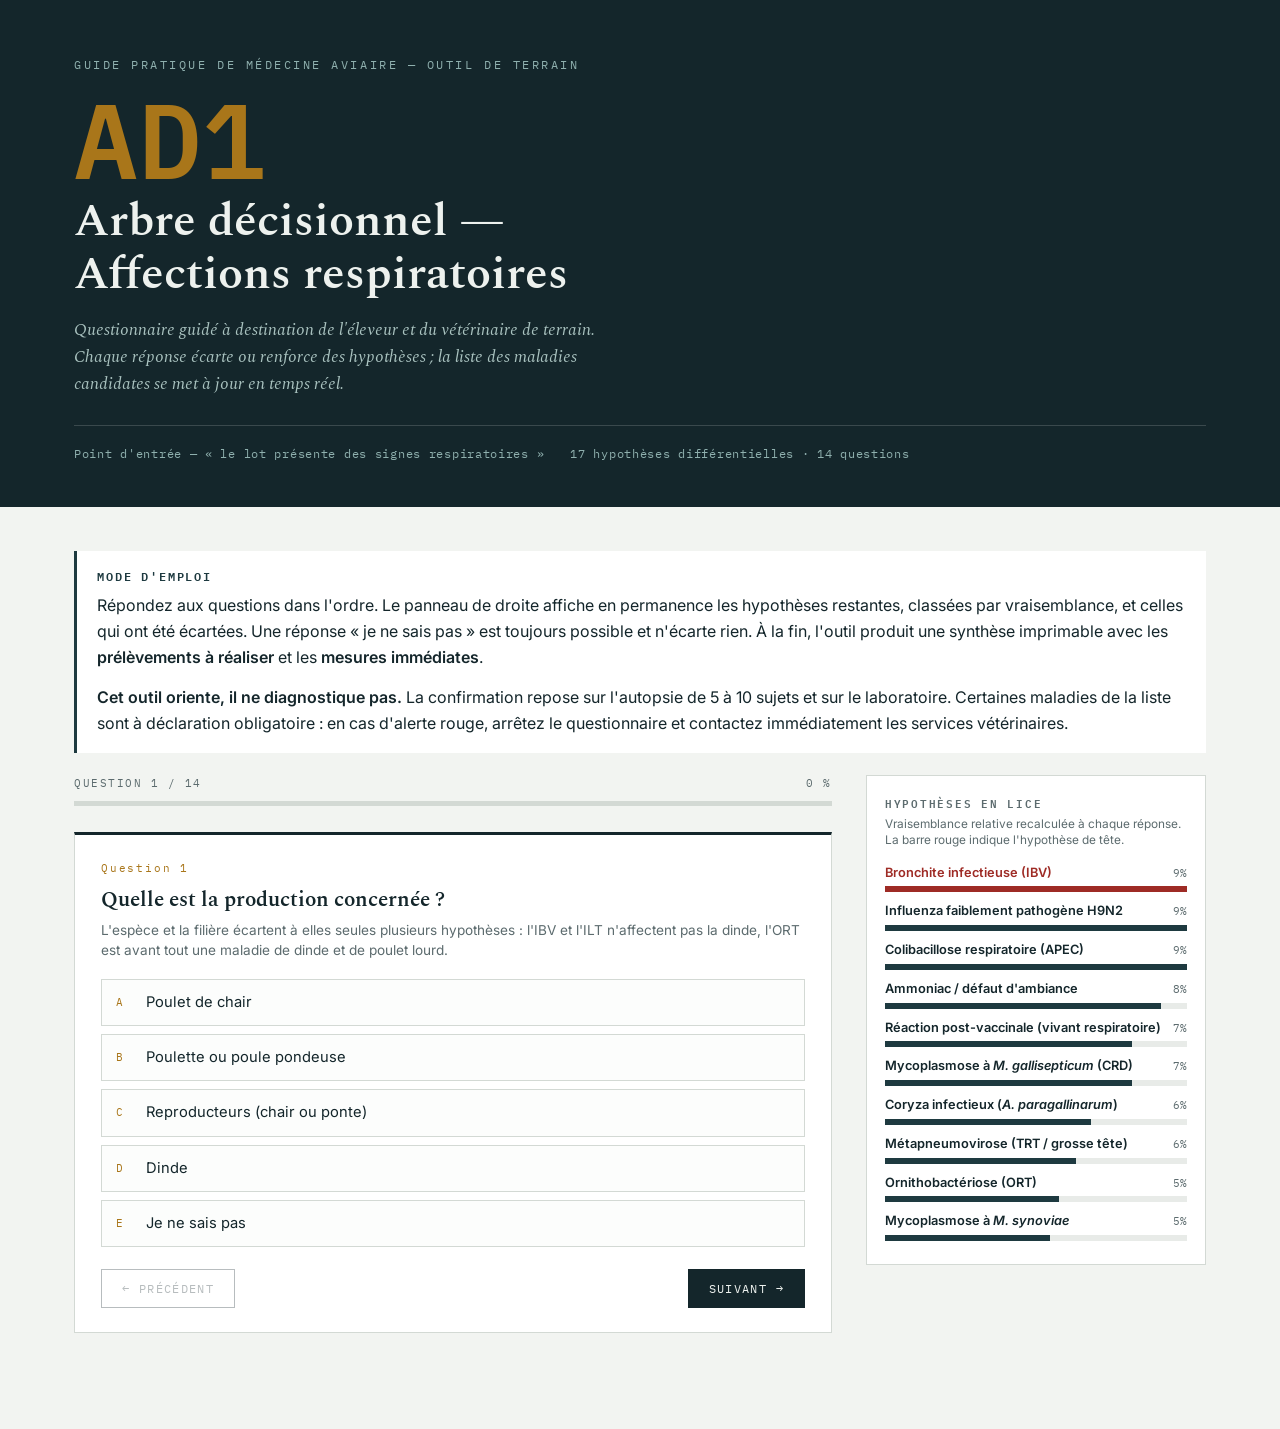
<file: index.html>
<!DOCTYPE html>
<html lang="fr">
<head>
<meta charset="utf-8">
<meta name="viewport" content="width=device-width, initial-scale=1">
<title>Arbre décisionnel — Diagnostic différentiel des affections respiratoires aviaires</title>
<link rel="preconnect" href="https://fonts.googleapis.com">
<link rel="preconnect" href="https://fonts.gstatic.com" crossorigin>
<link href="https://fonts.googleapis.com/css2?family=Spectral:ital,wght@0,400;0,600;0,700;1,400&family=Inter:wght@300;400;500;600;700&family=IBM+Plex+Mono:wght@400;500;600&display=swap" rel="stylesheet">
<style>

:root{
  --ardoise:#14262B;
  --ardoise-2:#1E3A40;
  --papier:#F2F4F1;
  --carte:#FFFFFF;
  --sang:#9E2B25;
  --ambre:#A9761A;
  --gris:#5C6B6E;
  --trait:#D3D9D4;
  --serif:'Spectral',Georgia,serif;
  --sans:'Inter',system-ui,-apple-system,'Segoe UI',sans-serif;
  --mono:'IBM Plex Mono',ui-monospace,Menlo,monospace;
}
*{box-sizing:border-box}
html{scroll-behavior:smooth}
body{
  margin:0;background:var(--papier);color:var(--ardoise);
  font-family:var(--sans);font-size:16px;line-height:1.62;
  -webkit-font-smoothing:antialiased;
}
.wrap{max-width:1180px;margin:0 auto;padding:0 24px 96px;}

/* ---------- Bandeau de titre ---------- */
.bandeau{background:var(--ardoise);color:#EDF1EE;padding:56px 0 44px;margin-bottom:44px;}
.bandeau .wrap{padding-bottom:0}
.eyebrow{font-family:var(--mono);font-size:.72rem;letter-spacing:.22em;text-transform:uppercase;color:#8FB0AE;margin:0 0 18px}
.num-chapitre{font-family:var(--mono);font-size:clamp(3.4rem,11vw,6.6rem);line-height:.86;font-weight:600;color:var(--ambre);margin:0}
h1{font-family:var(--serif);font-weight:600;font-size:clamp(1.7rem,4.4vw,2.9rem);line-height:1.14;margin:.25em 0 .35em;max-width:22ch}
.sous-titre{font-family:var(--serif);font-style:italic;font-size:1.05rem;color:#A9C2BF;margin:0;max-width:62ch}
.meta{margin-top:26px;padding-top:18px;border-top:1px solid rgba(255,255,255,.16);font-family:var(--mono);font-size:.74rem;letter-spacing:.06em;color:#8FB0AE;display:flex;gap:26px;flex-wrap:wrap}

/* ---------- Mise en page ---------- */
.grille{display:grid;grid-template-columns:210px minmax(0,1fr);gap:52px;align-items:start}
@media(max-width:900px){.grille{grid-template-columns:1fr;gap:24px}}

nav.sommaire{position:sticky;top:22px;font-size:.83rem;border-left:2px solid var(--trait);padding-left:16px}
nav.sommaire p{font-family:var(--mono);font-size:.68rem;letter-spacing:.18em;text-transform:uppercase;color:var(--gris);margin:0 0 12px}
nav.sommaire a{display:block;color:var(--ardoise);text-decoration:none;padding:5px 0;border-bottom:1px solid transparent;line-height:1.35}
nav.sommaire a span{font-family:var(--mono);color:var(--ambre);margin-right:8px;font-size:.78em}
nav.sommaire a:hover{color:var(--sang)}
@media(max-width:900px){nav.sommaire{position:static;border-left:none;border-top:2px solid var(--trait);padding:16px 0 0}}

section{margin-bottom:64px;scroll-margin-top:20px}
h2{font-family:var(--serif);font-size:1.72rem;font-weight:600;line-height:1.2;margin:0 0 6px;padding-bottom:12px;border-bottom:2px solid var(--ardoise)}
h2 .rep{font-family:var(--mono);font-size:.82rem;font-weight:500;color:var(--ambre);display:block;letter-spacing:.14em;margin-bottom:8px}
h3{font-family:var(--sans);font-size:1.05rem;font-weight:600;letter-spacing:-.01em;margin:32px 0 8px;color:var(--ardoise-2)}
h4{font-family:var(--mono);font-size:.76rem;letter-spacing:.14em;text-transform:uppercase;color:var(--gris);margin:22px 0 6px;font-weight:600}
p{margin:0 0 14px}
ul,ol{margin:0 0 16px;padding-left:20px}
li{margin-bottom:6px}
strong{font-weight:600}
em{font-style:italic}
.lat{font-style:italic}
a{color:var(--sang)}

/* ---------- Signature : constantes ---------- */
.val{font-family:var(--mono);font-size:.94em;font-weight:500;color:var(--ardoise);background:linear-gradient(to top,rgba(169,118,26,.28) 0 .28em,transparent .28em);padding:0 1px;white-space:nowrap}

.constantes{background:var(--carte);border:1px solid var(--trait);border-top:3px solid var(--ambre);padding:18px 20px 8px;margin:24px 0;display:grid;grid-template-columns:repeat(auto-fit,minmax(160px,1fr));gap:14px 22px}
.constantes .c-titre{grid-column:1/-1;font-family:var(--mono);font-size:.7rem;letter-spacing:.16em;text-transform:uppercase;color:var(--gris);margin-bottom:2px}
.constantes dl{margin:0}
.constantes dt{font-size:.78rem;color:var(--gris);line-height:1.3}
.constantes dd{margin:2px 0 12px;font-family:var(--mono);font-size:1.02rem;font-weight:500;color:var(--ardoise)}

/* ---------- Encadrés ---------- */
.encart{border-left:3px solid var(--ardoise-2);background:var(--carte);padding:16px 20px;margin:22px 0}
.encart.clinique{border-left-color:var(--sang)}
.encart.clinique .e-titre{color:var(--sang)}
.e-titre{font-family:var(--mono);font-size:.72rem;letter-spacing:.16em;text-transform:uppercase;color:var(--ardoise-2);margin:0 0 8px;font-weight:600}
.encart p:last-child,.encart ul:last-child{margin-bottom:0}

/* ---------- Tableaux ---------- */
.tab-wrap{overflow-x:auto;margin:22px 0;border:1px solid var(--trait);background:var(--carte)}
table{border-collapse:collapse;width:100%;font-size:.86rem;min-width:520px}
caption{caption-side:top;text-align:left;font-family:var(--mono);font-size:.7rem;letter-spacing:.14em;text-transform:uppercase;color:var(--gris);padding:12px 14px 10px;border-bottom:1px solid var(--trait);background:#FAFBFA}
th{background:var(--ardoise);color:#EDF1EE;font-weight:500;text-align:left;padding:9px 12px;font-size:.78rem;letter-spacing:.02em;vertical-align:bottom}
td{padding:9px 12px;border-bottom:1px solid var(--trait);vertical-align:top}
tbody tr:nth-child(even){background:#F8F9F8}
td.n{font-family:var(--mono);font-size:.86rem;white-space:nowrap}
th.sub,td.sub{background:var(--ardoise-2);color:#EDF1EE;font-family:var(--mono);font-size:.72rem;letter-spacing:.12em;text-transform:uppercase}

/* ---------- Références ---------- */
.refs{border-top:2px solid var(--ardoise);padding-top:20px;margin-top:34px}
.refs h3{margin-top:0;font-family:var(--serif);font-size:1.15rem}
.refs ol{list-style:none;padding-left:0;counter-reset:r;font-size:.84rem;line-height:1.5}
.refs li{counter-increment:r;padding-left:38px;position:relative;margin-bottom:10px;color:#31464A}
.refs li::before{content:counter(r,decimal-leading-zero);position:absolute;left:0;top:1px;font-family:var(--mono);font-size:.74rem;color:var(--ambre)}
.pied{margin-top:60px;padding-top:18px;border-top:1px solid var(--trait);font-family:var(--mono);font-size:.72rem;color:var(--gris);display:flex;justify-content:space-between;flex-wrap:wrap;gap:12px}

@media print{
  body{background:#fff;font-size:10.5pt}
  .bandeau{background:#fff;color:#000;border-bottom:3px solid #000;padding:0 0 18px}
  .num-chapitre{color:#000;font-size:2.4rem}
  .sous-titre,.meta,.eyebrow{color:#333}
  nav.sommaire{display:none}
  .grille{grid-template-columns:1fr}
  section{page-break-inside:auto}
  h2{page-break-after:avoid}
  table{page-break-inside:auto}
  tr{page-break-inside:avoid}
}

/* ===== Outil décisionnel ===== */
.appgrille{display:grid;grid-template-columns:minmax(0,1fr) 340px;gap:34px;align-items:start}
@media(max-width:940px){.appgrille{grid-template-columns:1fr}}

.progbar{height:5px;background:var(--trait);margin:0 0 26px;position:relative;overflow:hidden}
.progbar i{display:block;height:100%;background:var(--ambre);width:0;transition:width .3s}
.progtxt{font-family:var(--mono);font-size:.68rem;letter-spacing:.14em;text-transform:uppercase;color:var(--gris);margin:0 0 8px;display:flex;justify-content:space-between}

.qcard{background:var(--carte);border:1px solid var(--trait);border-top:3px solid var(--ardoise);padding:24px 26px}
.qnum{font-family:var(--mono);font-size:.7rem;letter-spacing:.16em;color:var(--ambre);margin:0 0 10px}
.qtxt{font-family:var(--serif);font-size:1.32rem;font-weight:600;line-height:1.28;margin:0 0 6px}
.qhelp{font-size:.85rem;color:var(--gris);margin:0 0 18px;line-height:1.5}
.qmulti{font-family:var(--mono);font-size:.64rem;letter-spacing:.1em;text-transform:uppercase;color:var(--sang);margin-bottom:12px}

.opts{display:flex;flex-direction:column;gap:8px}
.opt{display:flex;gap:12px;align-items:flex-start;border:1px solid var(--trait);background:#FCFDFC;padding:12px 14px;cursor:pointer;transition:border-color .15s,background .15s;font-size:.92rem;line-height:1.45;text-align:left;font-family:inherit;color:inherit;width:100%}
.opt:hover{border-color:var(--ardoise-2);background:#F5F8F6}
.opt.sel{border-color:var(--ardoise);background:#EDF3F0;box-shadow:inset 3px 0 0 var(--ambre)}
.opt .k{font-family:var(--mono);font-size:.7rem;color:var(--ambre);flex-shrink:0;padding-top:2px;min-width:18px}
.opt .d{display:block;font-size:.8rem;color:var(--gris);margin-top:3px}

.nav{display:flex;justify-content:space-between;gap:12px;margin-top:22px;flex-wrap:wrap}
button.btn{font-family:var(--mono);font-size:.72rem;letter-spacing:.12em;text-transform:uppercase;padding:11px 20px;border:1px solid var(--ardoise);background:var(--ardoise);color:#EDF1EE;cursor:pointer;transition:opacity .15s}
button.btn:hover{opacity:.85}
button.btn.sec{background:transparent;color:var(--ardoise)}
button.btn:disabled{opacity:.3;cursor:not-allowed}

/* Panneau candidats */
.panel{position:sticky;top:20px;background:var(--carte);border:1px solid var(--trait);padding:18px 18px 14px}
.panel h3{margin:0 0 4px;font-family:var(--mono);font-size:.68rem;letter-spacing:.16em;text-transform:uppercase;color:var(--gris);font-weight:600}
.panel .sub{font-size:.74rem;color:var(--gris);margin:0 0 14px;line-height:1.4}
.cand{margin-bottom:9px}
.cand .l{display:flex;justify-content:space-between;gap:8px;font-size:.8rem;margin-bottom:3px;align-items:baseline}
.cand .l b{font-weight:600}
.cand .l span{font-family:var(--mono);font-size:.68rem;color:var(--gris)}
.cand .bar{height:6px;background:#E8EBE8;overflow:hidden}
.cand .bar i{display:block;height:100%;background:var(--ardoise-2);width:0;transition:width .35s}
.cand.top1 .bar i{background:var(--sang)}
.cand.top1 .l b{color:var(--sang)}
.exclus{margin-top:14px;padding-top:12px;border-top:1px solid var(--trait)}
.exclus p{font-family:var(--mono);font-size:.64rem;letter-spacing:.12em;text-transform:uppercase;color:var(--gris);margin:0 0 6px}
.exclus span{display:inline-block;font-size:.74rem;color:#9AA5A3;text-decoration:line-through;margin:0 8px 3px 0}

/* Alerte urgence */
.urg{background:var(--sang);color:#fff;padding:16px 20px;margin:0 0 22px;display:none}
.urg.on{display:block}
.urg p{margin:0 0 6px}
.urg .t{font-family:var(--mono);font-size:.72rem;letter-spacing:.16em;text-transform:uppercase;font-weight:600}
.urg a{color:#fff}

/* Rapport final */
.rapport{display:none}
.rapport.on{display:block}
.res{background:var(--carte);border:1px solid var(--trait);border-left:3px solid var(--ardoise-2);padding:18px 22px;margin-bottom:16px}
.res.r1{border-left-color:var(--sang)}
.res .rang{font-family:var(--mono);font-size:.66rem;letter-spacing:.14em;text-transform:uppercase;color:var(--gris);margin:0 0 4px}
.res h4{font-family:var(--serif);font-size:1.2rem;margin:0 0 4px;text-transform:none;letter-spacing:0;color:var(--ardoise);font-weight:600}
.res .pc{font-family:var(--mono);font-size:.8rem;color:var(--ambre);margin-bottom:10px}
.res dl{margin:0;display:grid;grid-template-columns:132px minmax(0,1fr);gap:0}
.res dt{font-family:var(--mono);font-size:.64rem;letter-spacing:.1em;text-transform:uppercase;color:var(--gris);padding:8px 10px 8px 0;border-bottom:1px solid var(--trait);font-weight:600}
.res dd{margin:0;padding:8px 0;border-bottom:1px solid var(--trait);font-size:.86rem;line-height:1.5}
.res dl>dt:last-of-type,.res dl>dd:last-of-type{border-bottom:none}
@media(max-width:640px){.res dl{grid-template-columns:1fr}.res dt{border-bottom:none;padding-bottom:1px}.res dd{padding-top:1px}}
.recap{background:var(--carte);border:1px solid var(--trait);padding:16px 20px;margin:20px 0;font-size:.84rem}
.recap li{margin-bottom:4px}
.recap b{font-weight:600}

@media print{
  .qcard,.panel,.nav,.progbar,.progtxt,nav.sommaire{display:none!important}
  .rapport{display:block!important}
  .appgrille{grid-template-columns:1fr}
}
</style>
</head>
<body>

<header class="bandeau">
  <div class="wrap">
    <p class="eyebrow">Guide pratique de médecine aviaire — Outil de terrain</p>
    <p class="num-chapitre">AD1</p>
    <h1>Arbre décisionnel — Affections respiratoires</h1>
    <p class="sous-titre">Questionnaire guidé à destination de l'éleveur et du vétérinaire de terrain. Chaque réponse écarte ou renforce des hypothèses ; la liste des maladies candidates se met à jour en temps réel.</p>
    <div class="meta">
      <span>Point d'entrée — « le lot présente des signes respiratoires »</span>
      <span>17 hypothèses différentielles · 14 questions</span>
    </div>
  </div>
</header>

<div class="wrap">

<div class="encart" style="margin-top:0">
  <p class="e-titre">Mode d'emploi</p>
  <p>Répondez aux questions dans l'ordre. Le panneau de droite affiche en permanence les hypothèses restantes, classées par vraisemblance, et celles qui ont été écartées. Une réponse « je ne sais pas » est toujours possible et n'écarte rien. À la fin, l'outil produit une synthèse imprimable avec les <strong>prélèvements à réaliser</strong> et les <strong>mesures immédiates</strong>.</p>
  <p style="margin-bottom:0"><strong>Cet outil oriente, il ne diagnostique pas.</strong> La confirmation repose sur l'autopsie de 5 à 10 sujets et sur le laboratoire. Certaines maladies de la liste sont à déclaration obligatoire : en cas d'alerte rouge, arrêtez le questionnaire et contactez immédiatement les services vétérinaires.</p>
</div>

<div class="urg" id="urg">
  <p class="t">⚠ Alerte — suspicion de maladie à déclaration obligatoire</p>
  <p id="urgtxt"></p>
  <p style="margin-bottom:0"><strong>Conduite immédiate :</strong> suspendre tout mouvement d'animaux, de personnes, de matériel et d'effluents ; ne pas pratiquer d'autopsie sur le site ; notifier sans délai les services vétérinaires officiels ; les prélèvements sont réalisés sous leur supervision.</p>
</div>

<div class="appgrille">

  <main>
    <p class="progtxt"><span id="pt">Question 1 / 14</span><span id="pr">0 %</span></p>
    <div class="progbar"><i id="pb"></i></div>

    <div id="qzone"></div>

    <div class="rapport" id="rapport"></div>
  </main>

  <aside>
    <div class="panel">
      <h3>Hypothèses en lice</h3>
      <p class="sub">Vraisemblance relative recalculée à chaque réponse. La barre rouge indique l'hypothèse de tête.</p>
      <div id="cands"></div>
      <div class="exclus" id="exzone" style="display:none">
        <p>Écartées</p>
        <div id="exlist"></div>
      </div>
    </div>
  </aside>

</div>
</div>

<script>
/* ============ BASE DE CONNAISSANCES ============ */
const D = {
  IBV:  {n:"Bronchite infectieuse (IBV)", p:3.0,
        test:"RT-PCR sur trachée / écouvillon choanal + <b>séquençage du gène S1</b> (génotypage : Mass, 4-91, QX, Var2) ; ELISA ou IHA sur 20 sérums appariés ; rein si forme néphropathogène.",
        act:"Pas de traitement spécifique. Antibiothérapie ciblée sur la surinfection colibacillaire uniquement. Vérifier l'adéquation du vaccin au génotype circulant : c'est la seule mesure de fond. Réchauffer et alléger l'ambiance."},
  H9N2: {n:"Influenza faiblement pathogène H9N2", p:3.0,
        test:"RT-PCR gène M puis sous-typage H9 (écouvillons trachéaux + cloacaux) ; <b>IHA</b> pour le suivi vaccinal. Rechercher systématiquement les co-infections IBV, <i>E. coli</i>, ORT.",
        act:"Traiter les surinfections bactériennes sur antibiogramme. Renforcer la biosécurité (avifaune, marchés de vivants). Réévaluer le programme vaccinal H9N2 inactivé et la date d'administration."},
  IAHP: {n:"Influenza aviaire hautement pathogène (H5/H7)", p:0.25, mdo:true,
        test:"<b>Sous supervision officielle uniquement.</b> RT-PCR gène M puis H5/H7 + séquençage du site de clivage de l'HA ; IPIV ; isolement sur œufs embryonnés.",
        act:"NOTIFICATION IMMÉDIATE. Suspension de tous les mouvements. Pas d'autopsie sur site. Zonage et abattage sanitaire selon la réglementation."},
  NDV:  {n:"Maladie de Newcastle (forme vélogène)", p:0.8, mdo:true,
        test:"<b>IHA — test sérologique de référence</b> (titre protecteur ≥ 2⁴–2⁵, CV faible) ; RT-PCR du gène F avec analyse du site de clivage ; ICPI pour le pathotypage.",
        act:"NOTIFICATION. Pas de traitement. Revoir le programme vaccinal : association vivant + inactivé, rappels réguliers, contrôle de la couverture (colorant, sérologie post-vaccinale)."},
  PV:   {n:"Réaction post-vaccinale (vivant respiratoire)", p:2.0,
        test:"Aucun en première intention. En cas de doute : RT-PCR avec différenciation souche vaccinale / souche de terrain ; vérifier la date, la voie et la taille des gouttelettes de nébulisation.",
        act:"Aucun traitement. Vérifier le calibrage du nébulisateur (gouttelettes trop fines = réaction profonde), la température de l'eau, l'ambiance au moment de la vaccination. Espacer les vivants respiratoires d'au moins 10 à 14 jours."},
  ILT:  {n:"Laryngotrachéite infectieuse (ILT)", p:0.8,
        test:"PCR sur exsudat trachéal ; <b>histologie : corps d'inclusion intranucléaires éosinophiles + syncytiums</b> dans l'épithélium trachéal (quasi pathognomonique) ; isolement sur membrane chorio-allantoïdienne.",
        act:"Isolement du bâtiment, arrêt des mouvements. Vaccination en urgence possible en zone endémique (attention à la réversion des vaccins CEO). Préférer les vectorisés HVT-LT/FP-LT au couvoir en prévention. Vide sanitaire prolongé."},
  MG:   {n:"Mycoplasmose à <i>M. gallisepticum</i> (CRD)", p:2.0,
        test:"<b>RAL (agglutination rapide sur lame) en dépistage</b> puis confirmation par ELISA et IHA ; <b>PCR</b> sur écouvillon choanal ou trachéal ; culture sur milieu spécifique.",
        act:"Antibiothérapie sur antibiogramme : macrolides (tylosine, tilmicosine), pleuromutilines (tiamuline), tétracyclines. Corriger impérativement l'ambiance. À l'étage reproducteur : dépistage-abattage, jamais de vaccination sous programme d'éradication."},
  MS:   {n:"Mycoplasmose à <i>M. synoviae</i>", p:0.9,
        test:"RAL puis ELISA ; PCR et typage <i>vlhA</i> ; examiner les articulations tibio-tarsiennes et la bourse sternale ; contrôler l'apex des coquilles (EAA).",
        act:"Idem MG. Surveiller les boiteries et la qualité de coquille. Statut des reproducteurs à vérifier."},
  COR:  {n:"Coryza infectieux (<i>A. paragallinarum</i>)", p:1.4,
        test:"Culture sur gélose sang avec <b>satellitisme</b> autour d'une strie de <i>Staphylococcus</i> (exigence en facteur V) ; PCR temps réel ; sérotypage de Page (A, B, C).",
        act:"Antibiothérapie (sulfamides potentialisés, amoxicilline, tétracyclines) — rechute fréquente à l'arrêt. Vaccination inactivée adaptée aux sérovars locaux, deux injections avant la ponte. Éliminer les élevages multi-âges."},
  AMPV: {n:"Métapneumovirose (TRT / grosse tête)", p:1.2,
        test:"<b>RT-PCR sur écouvillon choanal PRÉCOCE</b> — fenêtre virale de 3 à 7 jours seulement, au-delà le test est négatif ; ELISA sur sérums appariés à 3 semaines d'intervalle.",
        act:"Traiter les surinfections (<i>E. coli</i>, ORT). Corriger l'ammoniac et la densité, qui conditionnent la gravité. Vaccination vivante à J1 et 3–4 sem., inactivé en pré-ponte."},
  ORT:  {n:"Ornithobactériose (ORT)", p:1.0,
        test:"Culture en atmosphère enrichie en CO₂ (croissance lente) + <b>antibiogramme obligatoire</b> (résistances fréquentes) ; PCR temps réel ; ELISA.",
        act:"Antibiothérapie sur antibiogramme, précoce. Vaccin inactivé en prévention. Corriger l'ambiance et rechercher le virus déclenchant (aMPV, IBV, H9N2)."},
  COLI: {n:"Colibacillose respiratoire (APEC)", p:3.0,
        test:"Culture pure sur <b>organe fermé</b> (foie, cœur, moelle, sac aérien après cautérisation) + <b>antibiogramme</b> + sérotypage. Ne jamais cultiver un organe déjà ouvert.",
        act:"<b>Toujours secondaire</b> : identifier et corriger la cause primaire (NH₃, IBV, MG, aMPV, immunodépression) avant tout. Antibiothérapie sur antibiogramme, temps d'attente respectés. Vaccin vivant délété aroA ou autovaccin en filière longue."},
  ASP:  {n:"Aspergillose", p:0.7,
        test:"Examen direct à l'état frais des nodules (<b>filaments septés à ramification à 45°</b>) ; culture sur Sabouraud ; histologie PAS/Grocott ; analyse mycologique de la litière et de l'aliment.",
        act:"Aucun traitement rentable. Éliminer la source : litière ou aliment moisis, enquête au couvoir (éclosoirs, humidificateurs, ventilation). Énilconazole en nébulisation pour abaisser la pression sporale des locaux. Non contagieuse : ne pas isoler."},
  VAR:  {n:"Variole aviaire (forme diphtérique)", p:0.5,
        test:"<b>Histologie : corps d'inclusion intracytoplasmiques éosinophiles (corps de Bollinger)</b> ; PCR ; isolement sur membrane chorio-allantoïdienne (pocks).",
        act:"Antiseptiques locaux, antibiothérapie des surinfections, vitamine A. Vaccination par trans-fixion alaire avec <b>lecture obligatoire du « take » à J7–J10</b> sur 50 sujets. Lutte anti-moustiques."},
  CHL:  {n:"Chlamydiose aviaire (zoonose)", p:0.3,
        test:"PCR sur rate ou écouvillons cloacaux et pharyngés ; coloration de Stamp / Gimenez ; sérologie. <b>Manipulation en laboratoire de niveau de sécurité adapté.</b>",
        act:"Doxycycline sur plusieurs semaines. <b>Protection du personnel obligatoire (FFP2/FFP3, gants)</b> et information du médecin du travail — risque de pneumopathie humaine sévère. Déclaration selon la réglementation nationale."},
  PAST: {n:"Choléra aviaire (<i>P. multocida</i>)", p:0.7,
        test:"<b>Frottis de foie ou de moelle au bleu de méthylène : coccobacilles BIPOLAIRES</b> ; culture + antibiogramme ; PCR et typage.",
        act:"Antibiothérapie précoce (bêta-lactamines, tétracyclines, sulfamides) sur antibiogramme — récidive fréquente à l'arrêt. Dératisation, biosécurité, vaccination (inactivé, ou vivant atténué chez la dinde en zone endémique)."},
  AMB:  {n:"Ammoniac / défaut d'ambiance", p:2.5,
        test:"<b>Mesure du NH₃ à 20–30 cm du sol</b> (tube colorimétrique ou cellule électrochimique) et du CO₂ ; test fumigène de la trajectoire d'air ; mesure de la dépression ; humidité de litière.",
        act:"Corriger la ventilation minimale et la dépression (vitesse d'entrée d'air ≥ 3,5 m/s), assécher ou renouveler la litière, réduire la densité, amender la litière (sulfate d'aluminium). Aucune valeur d'un traitement tant que le NH₃ dépasse 20 ppm."}
};
const IDS = Object.keys(D);
const F1 = ()=>{let o={};IDS.forEach(k=>o[k]=1);return o;};
function mk(obj){const b=F1();for(const k in obj)b[k]=obj[k];return b;}

/* ============ QUESTIONS ============ */
const Q = [
{t:"Quelle est la production concernée ?",h:"L'espèce et la filière écartent à elles seules plusieurs hypothèses : l'IBV et l'ILT n'affectent pas la dinde, l'ORT est avant tout une maladie de dinde et de poulet lourd.",
 o:[
 {l:"Poulet de chair",e:{ILT:0.4,COR:0.4,MS:0.3,VAR:0.2,CHL:0.3,PAST:0.3,ORT:0.7,IAHP:0.8}},
 {l:"Poulette ou poule pondeuse",e:{ILT:2,COR:2,VAR:1.5,MS:1.5,PAST:1.5,ORT:0.4,CHL:1.2}},
 {l:"Reproducteurs (chair ou ponte)",e:{ILT:1.8,COR:1.8,VAR:1.5,MS:2,MG:1.5,PAST:1.3,ORT:0.4}},
 {l:"Dinde",e:{IBV:0.03,ILT:0.03,COR:0.1,ORT:4,AMPV:3.5,PAST:2.5,CHL:2,IAHP:2,MS:0.8,VAR:0.6}},
 {l:"Je ne sais pas",e:{}}
]},
{t:"Quel est l'âge du lot ?",h:"L'âge est le deuxième filtre le plus discriminant. Un signe respiratoire avant 2 semaines n'est presque jamais une ILT, un coryza ou une variole.",
 o:[
 {l:"Moins de 2 semaines",e:{ILT:0.08,COR:0.15,VAR:0.08,MS:0.3,PAST:0.05,ASP:2.5,COLI:1.5,IBV:1.5,PV:1.5,ORT:0.3,CHL:0.5}},
 {l:"2 à 6 semaines",e:{IBV:1.6,H9N2:1.6,COLI:1.6,AMB:1.3,ILT:0.4,VAR:0.3,PAST:0.2,COR:0.5,ORT:1.2}},
 {l:"6 à 18 semaines (croissance, poulette)",e:{ILT:1.5,COR:1.5,VAR:1.5,ORT:1.5,MG:1.5,PAST:1,ASP:0.8}},
 {l:"Plus de 18 semaines (adulte, en ponte)",e:{ILT:2,COR:2,MG:1.5,MS:1.5,PAST:2,VAR:1.5,CHL:1.5,ASP:0.6,COLI:1.2,IBV:1.2}},
 {l:"Je ne sais pas",e:{}}
]},
{t:"Quelle est la mortalité journalière actuelle ?",h:"Rapportée à l'effectif présent. C'est le critère qui sépare les urgences réglementaires des affections chroniques.",
 o:[
 {l:"Normale (moins de 0,5 % par jour)",e:{IAHP:0.02,NDV:0.1,PAST:0.2,ILT:0.5,ORT:0.4}},
 {l:"Légèrement élevée (0,5 à 2 % par jour)",e:{IAHP:0.08,NDV:0.5,PV:0.8}},
 {l:"Élevée (2 à 5 % par jour)",e:{IAHP:0.6,NDV:2,ILT:2,COLI:1.5,ORT:2,PAST:2,AMB:0.5,PV:0.3,MS:0.4}},
 {l:"Explosive (plus de 5 % par jour)",e:{IAHP:12,NDV:5,PAST:3,ILT:2,ORT:1.5,IBV:0.3,MG:0.1,COR:0.1,AMB:0.1,MS:0.05,VAR:0.05,PV:0.05,ASP:0.5,H9N2:0.6}},
 {l:"Je ne sais pas",e:{}}
]},
{t:"Comment la maladie s'est-elle installée ?",h:"La cinétique d'apparition sépare les viroses aiguës hautement contagieuses des affections chroniques d'ambiance.",
 o:[
 {l:"Brutalement, tout le lot atteint en moins de 48 h",e:{IAHP:3,NDV:2,COR:2.5,PAST:3,IBV:1.5,ORT:1.5,AMB:0.5,MG:0.2,MS:0.2,ASP:0.5,VAR:0.05}},
 {l:"Progressivement sur 3 à 7 jours",e:{IBV:1.5,H9N2:1.5,AMPV:1.5,COLI:1.5,ILT:1.5,PV:1.3}},
 {l:"Lentement, sur plusieurs semaines, de façon récidivante",e:{MG:3,MS:2,VAR:3,ASP:2,AMB:2.5,CHL:2,IAHP:0.05,NDV:0.1,COR:0.3,PV:0.2}},
 {l:"Je ne sais pas",e:{}}
]},
{t:"Que voit-on sur la tête des animaux ?",h:"Le signe céphalique est le plus discriminant de toute la démarche respiratoire. Regardez plusieurs animaux malades avant de répondre.",
 o:[
 {l:"Rien d'anormal sur la tête",e:{COR:0.1,AMPV:0.2,VAR:0.08,IAHP:0.3,MG:0.7}},
 {l:"Gonflement de la face et du pourtour de l'œil, avec écoulement du nez MALODORANT",e:{COR:9,AMPV:1.5,MG:1.5,IBV:0.5,H9N2:0.5,ASP:0.2,ILT:0.3}},
 {l:"Gonflement diffus de toute la tête et des paupières, parfois torticolis",e:{AMPV:9,COR:2,COLI:1.5,MG:1,IBV:0.4,ASP:0.2}},
 {l:"Crête et barbillons bleutés et gonflés, points rouges sur les pattes",e:{IAHP:12,NDV:3,PAST:3,IBV:0.2,MG:0.2,COR:0.3,AMB:0.1,PV:0.1,ASP:0.2}},
 {l:"Nodules ou croûtes jaunâtres sur la crête, les barbillons, les paupières",e:{VAR:25,IBV:0.3,MG:0.3,COR:0.5,AMPV:0.3,ASP:0.3}},
 {l:"Gonflement sous l'œil (sinus), d'un ou des deux côtés",e:{MG:5,AMPV:2,COR:2,ORT:1.5,IBV:0.5,ASP:0.3}},
 {l:"Je ne sais pas",e:{}}
]},
{t:"Quel type de gêne respiratoire entendez-vous ou observez-vous ?",h:"Écoutez le bâtiment dans l'obscurité, animaux au calme : c'est le seul moment où les râles sont audibles de façon fiable.",
 o:[
 {l:"Éternuements et râles humides (« gargouillis ») dans la trachée",e:{IBV:2,MG:2,H9N2:1.5,AMPV:1.5,PV:2,ASP:0.15,VAR:0.5}},
 {l:"Toux avec cou tendu, l'animal projette du mucus ou du sang",e:{ILT:18,NDV:2,IBV:0.4,MG:0.4,COR:0.3,AMB:0.2,PV:0.2,ASP:0.5}},
 {l:"Bec ouvert, respiration difficile, MAIS sans écoulement ni râle humide",e:{ASP:7,ILT:1.5,IBV:0.4,MG:0.4,COR:0.3,AMB:0.6,PV:0.3}},
 {l:"Ronflements discrets, surtout la nuit, sur une partie du lot",e:{MG:2.5,AMB:1.8,IBV:1.2,MS:1.5,IAHP:0.1,NDV:0.2}},
 {l:"Dyspnée sévère avec prostration et animaux immobiles",e:{NDV:2,IAHP:2,ORT:2.5,COLI:2,PAST:2,PV:0.2}},
 {l:"Je ne sais pas",e:{}}
]},
{t:"Y a-t-il un écoulement nasal ou oculaire ?",h:"Distinguer l'aspect et l'odeur. L'odeur fétide est quasi spécifique du coryza.",
 o:[
 {l:"Aucun écoulement",e:{COR:0.15,MG:0.6,AMPV:0.5,ASP:2,IBV:0.7}},
 {l:"Écoulement clair, liquide (séreux)",e:{IBV:2,AMPV:1.6,H9N2:1.5,PV:1.5}},
 {l:"Écoulement épais, purulent et malodorant",e:{COR:6,MG:1.5,ORT:1.3,IBV:0.4,ASP:0.2}},
 {l:"Écoulement mousseux au coin de l'œil, conjonctivite",e:{MG:3.5,AMPV:2,MS:1.5,AMB:1.5,IBV:1.2}},
 {l:"Je ne sais pas",e:{}}
]},
{t:"La ponte est-elle affectée, et comment ?",h:"Réservé aux lots en production. La nature de l'anomalie d'œuf oriente autant que les signes respiratoires eux-mêmes.",
 o:[
 {l:"Lot non concerné (animaux non en ponte)",e:{}},
 {l:"Chute de ponte avec œufs DÉFORMÉS et blanc liquide (aqueux)",e:{IBV:7,NDV:1.5,H9N2:1.3,AMB:0.3,ASP:0.2}},
 {l:"Chute avec coquilles PÂLES, molles ou sans coquille, sans autre signe",e:{IBV:0.6,MG:0.5,COR:0.4,eds:1}},
 {l:"Amincissement du bout pointu de l'œuf (apex), fêlures apicales",e:{MS:6,IBV:1.2}},
 {l:"Chute brutale allant jusqu'à l'arrêt total de la ponte",e:{NDV:3,IAHP:3,IBV:1.5}},
 {l:"Chute modérée sans anomalie visible des œufs",e:{AMPV:2,PAST:1.8,MG:1.5,COR:1.5}},
 {l:"Ponte normale",e:{IBV:0.7,NDV:0.5,IAHP:0.4,MS:0.5}},
 {l:"Je ne sais pas",e:{}}
]},
{t:"Y a-t-il des signes NON respiratoires associés ?",h:"Plusieurs réponses possibles. Ces signes font souvent basculer le diagnostic à eux seuls.",m:true,
 o:[
 {l:"Diarrhée verdâtre abondante",e:{NDV:4,IAHP:2.5,PAST:1.5}},
 {l:"Signes nerveux : torticolis, tremblements, paralysie",e:{NDV:6,AMPV:2.5,IAHP:2.5,IBV:0.4,MG:0.3,COR:0.2}},
 {l:"Fientes très blanches, animaux déshydratés, atteinte des reins",e:{IBV:4,H9N2:1.5,COR:0.4}},
 {l:"Boiteries, articulations gonflées",e:{MS:5,COLI:1.5,PAST:1.5,ORT:1.3}},
 {l:"Baisse de consommation d'eau et d'aliment marquée",e:{IBV:1.4,H9N2:1.4,NDV:1.5,ORT:1.4,COR:1.4}},
 {l:"Aucun signe associé",e:{NDV:0.3,IAHP:0.3}}
]},
{t:"Quel est l'état de l'ambiance du bâtiment ?",h:"À évaluer en entrant dans le bâtiment sans masque quelques secondes, et si possible avec un tube colorimétrique à 20–30 cm du sol.",
 o:[
 {l:"Odeur d'ammoniac nette dès l'entrée, picotement des yeux",e:{AMB:7,COLI:2,MG:1.5,AMPV:1.4,ORT:1.4}},
 {l:"Litière humide, collante, ventilation manifestement insuffisante",e:{AMB:3.5,COLI:2,ASP:1.5,MG:1.3}},
 {l:"Litière ou aliment visiblement moisis, poussière importante",e:{ASP:6,AMB:1.5}},
 {l:"Ambiance correcte, litière sèche, pas d'odeur",e:{AMB:0.05,COLI:0.7}},
 {l:"Je ne sais pas",e:{}}
]},
{t:"Quel est le statut vaccinal du lot ?",h:"Plusieurs réponses possibles. Un vivant respiratoire administré il y a moins de 10 jours doit toujours faire évoquer une réaction post-vaccinale avant une maladie.",m:true,
 o:[
 {l:"Vaccin vivant bronchite et/ou Newcastle administré il y a moins de 10 jours",e:{PV:5,IBV:0.7,NDV:0.5}},
 {l:"Correctement vacciné contre la bronchite infectieuse",e:{IBV:0.5}},
 {l:"Correctement vacciné contre la maladie de Newcastle (vivant + inactivé)",e:{NDV:0.25}},
 {l:"Vacciné H9N2 (inactivé)",e:{H9N2:0.5}},
 {l:"NON vacciné contre la bronchite infectieuse",e:{IBV:2.5}},
 {l:"NON vacciné contre la maladie de Newcastle",e:{NDV:3}},
 {l:"Troupeau certifié indemne de mycoplasmes",e:{MG:0.15,MS:0.2}},
 {l:"Statut vaccinal inconnu",e:{}}
]},
{t:"Un traitement antibiotique a-t-il déjà été administré, et avec quel résultat ?",h:"La réponse au traitement est un test diagnostique en soi : les viroses et l'aspergillose n'y répondent pas.",
 o:[
 {l:"Oui, amélioration nette et durable",e:{MG:2,COR:3,COLI:2,ORT:2,PAST:2.5,IBV:0.3,NDV:0.2,ILT:0.3,ASP:0.15,H9N2:0.4,VAR:0.3,PV:0.3,AMB:0.5}},
 {l:"Oui, amélioration partielle puis rechute à l'arrêt",e:{MG:2.5,COR:2,COLI:1.5,MS:1.5,AMB:1.5}},
 {l:"Oui, aucune amélioration",e:{IBV:2,NDV:2,ILT:2,H9N2:2,AMPV:2,VAR:2,ASP:3,AMB:2,COR:0.4,PAST:0.4}},
 {l:"Non, aucun traitement administré",e:{}}
]},
{t:"Une autopsie a-t-elle été réalisée ? Qu'a-t-on observé ?",h:"Plusieurs réponses possibles. C'est l'étape qui apporte le plus d'information — 5 à 10 sujets malades euthanasiés, jamais des cadavres anciens.",m:true,
 o:[
 {l:"Trachée rouge, remplie de sang ou bouchée par un dépôt caséeux",e:{ILT:18,NDV:3,IBV:0.3,MG:0.3}},
 {l:"Mucus ou dépôt caséeux dans les bronches, poumons congestionnés",e:{IBV:2.5,H9N2:1.5,MG:1.5}},
 {l:"Enveloppes du cœur et du foie recouvertes d'un voile blanc (fibrine), sacs aériens opaques",e:{COLI:8,CHL:2,MG:2.5,ORT:1.5}},
 {l:"Plaques feutrées vert-gris sur les sacs aériens, nodules blancs dans les poumons",e:{ASP:25,COLI:0.4}},
 {l:"Poumon ferme, « en moule », avec fausse membrane sur la plèvre",e:{ORT:12,PAST:2}},
 {l:"Foie parsemé de très petits points blancs, points rouges sur le cœur",e:{PAST:15,NDV:1.5}},
 {l:"Rate très grosse avec voile fibrineux",e:{CHL:8,PAST:2}},
 {l:"Points rouges à la base des glandes de l'estomac, ulcères dans l'intestin",e:{NDV:15,IAHP:3}},
 {l:"Pancréas nécrosé, hémorragies généralisées sur les membranes internes",e:{IAHP:15,NDV:2}},
 {l:"Rien de particulier, ou lésions discrètes seulement",e:{AMB:2.5,PV:2.5,ASP:0.3,COLI:0.4,ORT:0.3,PAST:0.2}},
 {l:"Pas d'autopsie réalisée",e:{}}
]},
{t:"Quel est le contexte de biosécurité et de conduite ?",h:"Plusieurs réponses possibles. Le contexte explique souvent l'origine de l'introduction.",m:true,
 o:[
 {l:"Élevage à plusieurs âges sur le même site",e:{MG:2.5,ILT:2,COR:3,MS:2,AMPV:1.5}},
 {l:"Introduction récente d'animaux ou de poules de réforme",e:{COR:3,ILT:2,MG:2,MS:1.5}},
 {l:"Proximité d'un plan d'eau, d'oiseaux sauvages ou d'un marché de volailles vivantes",e:{IAHP:4,H9N2:2.5,NDV:2}},
 {l:"Élevages voisins touchés par le même problème",e:{IBV:1.5,H9N2:1.5,IAHP:1.5,NDV:1.5,AMB:0.4,ASP:0.3}},
 {l:"Rongeurs nombreux sur le site",e:{PAST:3,COR:1.3}},
 {l:"Site isolé, bande unique, biosécurité stricte",e:{IAHP:0.3,COR:0.4,ILT:0.4,AMB:1}},
 {l:"Je ne sais pas",e:{}}
]}
];

/* ============ MOTEUR ============ */
let cur=0; const ans=Q.map(q=>q.m?[]:null);
let edsFlag=false;

function scores(){
  let s={},ex={};
  IDS.forEach(k=>{s[k]=D[k].p;ex[k]=false;});
  edsFlag=false;
  Q.forEach((q,i)=>{
    const a=ans[i]; if(a===null||(Array.isArray(a)&&!a.length))return;
    const list=Array.isArray(a)?a:[a];
    list.forEach(oi=>{
      const e=q.o[oi].e||{};
      if(e.eds)edsFlag=true;
      for(const k in e){ if(!D[k])continue; s[k]*=e[k]; if(e[k]<=0.1)ex[k]=true; }
    });
  });
  return {s,ex};
}

/* Amortissement : le produit de vraisemblances est trop tranchant pour des
   reponses declaratives d'eleveur. On applique un exposant < 1 afin de
   conserver visibles les hypotheses secondaires. */
const SOFT=0.5;
function w(x){return Math.pow(Math.max(x,1e-9),SOFT);}

function renderPanel(){
  const {s,ex}=scores();
  const live=IDS.filter(k=>!ex[k]).sort((a,b)=>s[b]-s[a]);
  const dead=IDS.filter(k=>ex[k]).sort((a,b)=>s[b]-s[a]);
  const tot=live.reduce((t,k)=>t+w(s[k]),0)||1;
  const max=live.length?w(s[live[0]]):1;
  document.getElementById('cands').innerHTML=live.slice(0,10).map((k,i)=>{
    const pc=Math.round(w(s[k])/tot*100);
    return `<div class="cand ${i===0?'top1':''}"><div class="l"><b>${D[k].n}</b><span>${pc}%</span></div><div class="bar"><i style="width:${Math.max(2,w(s[k])/max*100)}%"></i></div></div>`;
  }).join('');
  const ez=document.getElementById('exzone');
  if(dead.length){ez.style.display='block';document.getElementById('exlist').innerHTML=dead.map(k=>`<span>${D[k].n.replace(/<[^>]+>/g,'')}</span>`).join('');}
  else ez.style.display='none';
  // alerte
  const u=document.getElementById('urg');
  const top=live[0];
  if(live.length&&(top==='IAHP'||top==='NDV')&&w(s[top])/tot>0.22){
    u.classList.add('on');
    document.getElementById('urgtxt').innerHTML='Les réponses fournies orientent fortement vers : <b>'+D[top].n+'</b>. Cette maladie est à déclaration obligatoire.';
  } else u.classList.remove('on');
  return {s,ex,live};
}

function renderQ(){
  if(cur>=Q.length){renderRapport();return;}
  const q=Q[cur];
  document.getElementById('pt').textContent='Question '+(cur+1)+' / '+Q.length;
  document.getElementById('pr').textContent=Math.round(cur/Q.length*100)+' %';
  document.getElementById('pb').style.width=(cur/Q.length*100)+'%';
  const a=ans[cur];
  const opts=q.o.map((o,i)=>{
    const sel=q.m?(a||[]).includes(i):a===i;
    return `<button class="opt ${sel?'sel':''}" data-i="${i}"><span class="k">${String.fromCharCode(65+i)}</span><span>${o.l}</span></button>`;
  }).join('');
  document.getElementById('qzone').innerHTML=
   `<div class="qcard">
      <p class="qnum">Question ${cur+1}</p>
      <p class="qtxt">${q.t}</p>
      <p class="qhelp">${q.h}</p>
      ${q.m?'<p class="qmulti">▸ Plusieurs réponses possibles</p>':''}
      <div class="opts">${opts}</div>
      <div class="nav">
        <button class="btn sec" id="prev" ${cur===0?'disabled':''}>← Précédent</button>
        <button class="btn" id="next">${cur===Q.length-1?'Voir la synthèse →':'Suivant →'}</button>
      </div>
    </div>`;
  document.querySelectorAll('.opt').forEach(b=>b.onclick=()=>{
    const i=+b.dataset.i;
    if(q.m){
      let l=ans[cur]||[];
      l = l.includes(i)? l.filter(x=>x!==i) : l.concat([i]);
      ans[cur]=l;
    } else { ans[cur]=i; }
    renderQ(); renderPanel();
    if(!q.m){ setTimeout(()=>{cur++;renderQ();renderPanel();},220); }
  });
  document.getElementById('prev').onclick=()=>{if(cur>0){cur--;renderQ();renderPanel();}};
  document.getElementById('next').onclick=()=>{cur++;renderQ();renderPanel();};
}

function renderRapport(){
  document.getElementById('qzone').innerHTML='';
  document.getElementById('pt').textContent='Synthèse';
  document.getElementById('pr').textContent='100 %';
  document.getElementById('pb').style.width='100%';
  const {s,live}=renderPanel();
  const tot=live.reduce((t,k)=>t+w(s[k]),0)||1;
  const top=live.slice(0,3);
  let html='<h2><span class="rep">Synthèse</span>Hypothèses retenues et conduite à tenir</h2>';
  if(edsFlag){
    html+='<div class="encart clinique"><p class="e-titre">Piste hors champ respiratoire</p><p style="margin-bottom:0">Une chute de ponte avec coquilles pâles, molles ou absentes <b>sans autre signe</b> évoque en priorité le <b>syndrome de chute de ponte EDS-76</b>, qui n\'est pas une affection respiratoire. Demander une <b>IHA EDS-76</b> (le virus est hémagglutinant) et vérifier la présence du vaccin inactivé pré-ponte.</p></div>';
  }
  top.forEach((k,i)=>{
    const pc=Math.round(w(s[k])/tot*100);
    html+=`<div class="res ${i===0?'r1':''}">
      <p class="rang">Hypothèse ${i+1}${i===0?' — la plus probable':''}${D[k].mdo?' · <b style="color:#9E2B25">DÉCLARATION OBLIGATOIRE</b>':''}</p>
      <h4>${D[k].n}</h4>
      <p class="pc">Vraisemblance relative : ${pc} %</p>
      <dl>
        <dt>Test de confirmation</dt><dd>${D[k].test}</dd>
        <dt>Conduite à tenir</dt><dd>${D[k].act}</dd>
      </dl></div>`;
  });
  html+=`<div class="recap">
    <p style="font-family:var(--mono);font-size:.68rem;letter-spacing:.14em;text-transform:uppercase;color:var(--gris);margin-bottom:10px">Dans tous les cas — les six gestes à faire aujourd'hui</p>
    <ol style="margin-bottom:0">
      <li><b>Autopsier 5 à 10 sujets malades euthanasiés</b>, jamais des cadavres de plus de 4 heures, plus 1 à 2 sujets sains comme témoins.</li>
      <li><b>Prélever avant de disséquer</b> : écouvillons trachéaux et choanaux + cloacaux en milieu de transport viral, organes fermés pour la bactériologie, 20 sérums.</li>
      <li><b>Mesurer le NH₃ et le CO₂ à 20–30 cm du sol</b> et contrôler la dépression et la trajectoire d'air à la fumée.</li>
      <li><b>Relever les courbes</b> d'eau, d'aliment, de poids et de mortalité journalière : leur divergence date l'événement déclencheur.</li>
      <li><b>Ne pas traiter avant d'avoir identifié la cause primaire</b> — la colibacillose est presque toujours secondaire.</li>
      <li><b>Vérifier les temps d'attente</b> avant tout traitement si l'abattage ou la collecte des œufs est proche.</li>
    </ol></div>
    <div class="nav">
      <button class="btn sec" id="back">← Modifier mes réponses</button>
      <button class="btn" onclick="window.print()">Imprimer la synthèse</button>
      <button class="btn sec" onclick="location.reload()">Recommencer</button>
    </div>`;
  const r=document.getElementById('rapport');
  r.innerHTML=html; r.classList.add('on');
  document.getElementById('back').onclick=()=>{r.classList.remove('on');cur=Q.length-1;renderQ();renderPanel();};
}

renderQ(); renderPanel();
</script>
</body>
</html>
</file>
